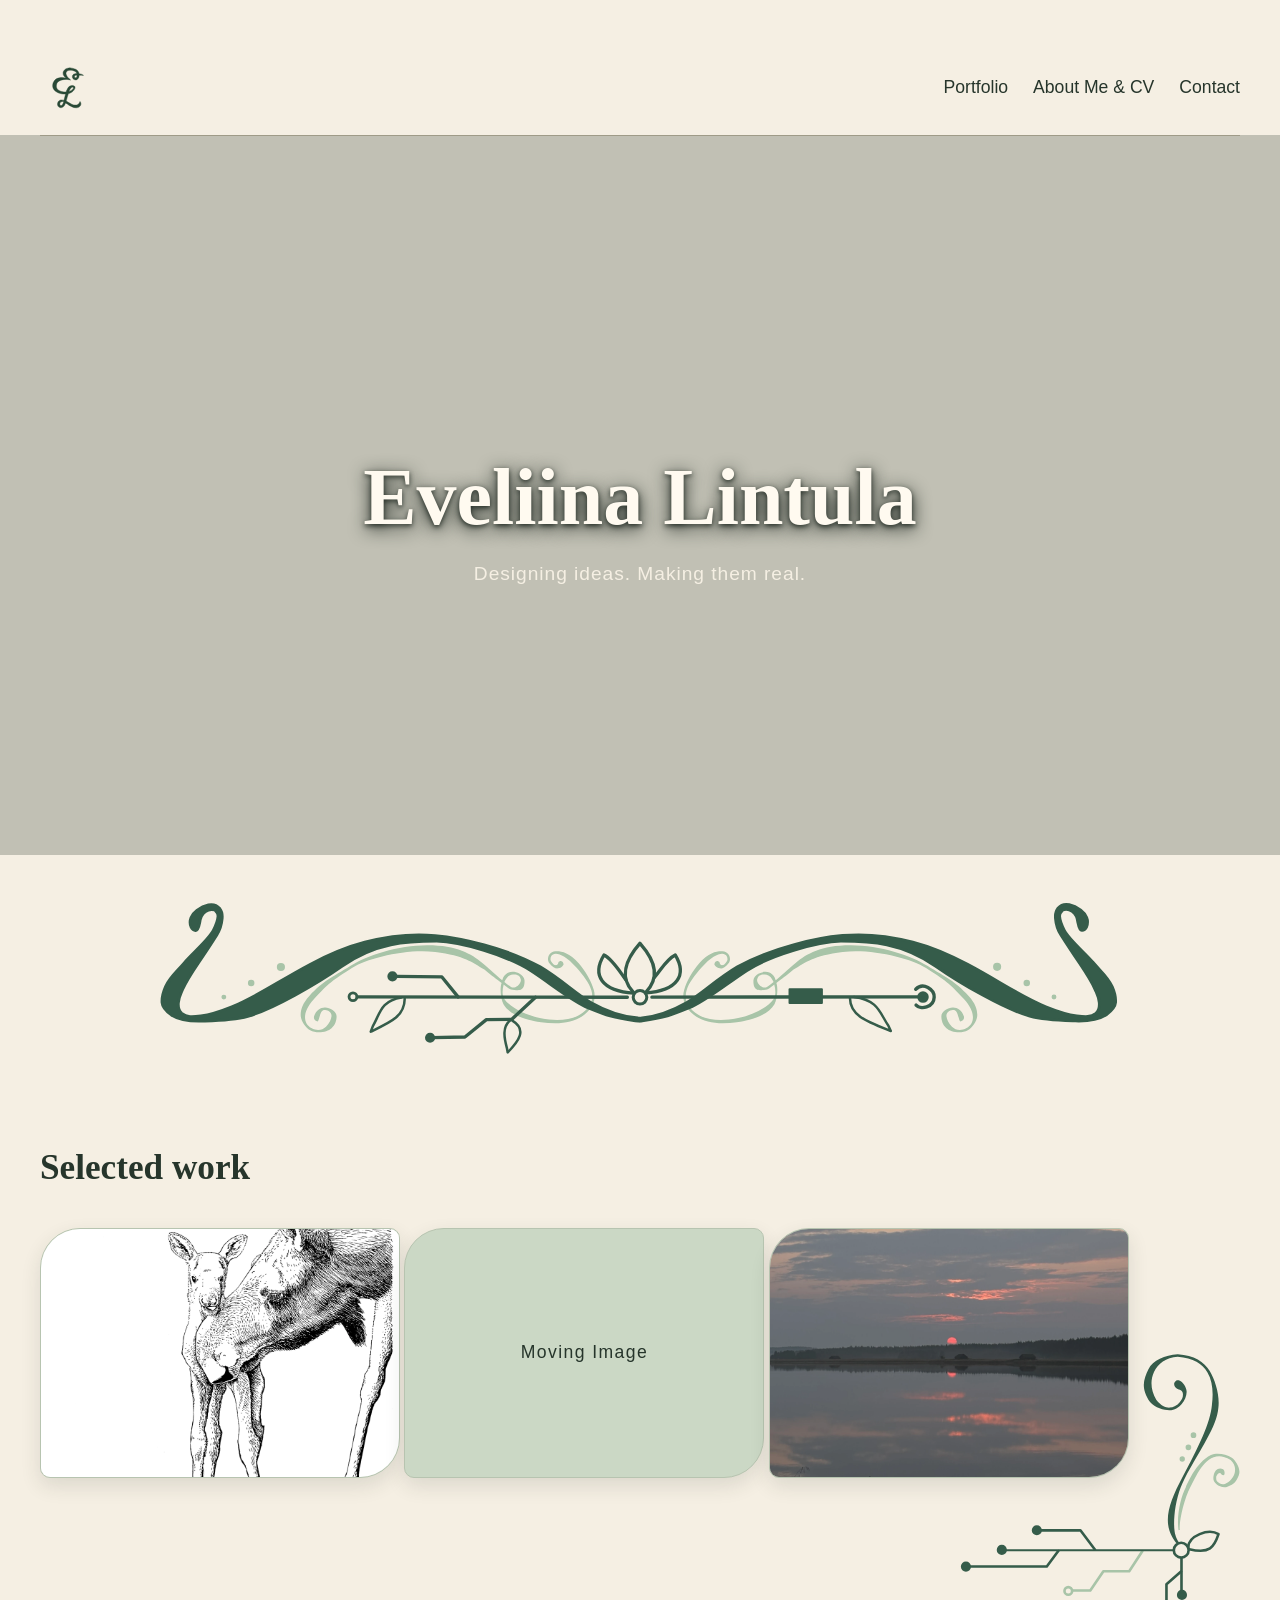
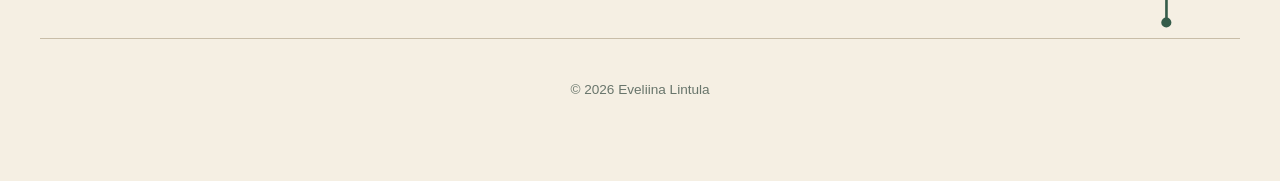
<file: index.html>
<!DOCTYPE html>
<html lang="en">
<head>
    <meta charset="UTF-8">
    <meta name="viewport" content="width=device-width, initial-scale=1.0">
    <title>Portfolio</title>
    <link rel="stylesheet" href="style.css">
    <link rel="icon" type="image/svg+xml" href="logo.svg">
</head>

<body>
<nav>
<a href="index.html" class="nav-logo">
    <img src="logo.svg" alt="Eveliina">
</a>
<button class="menu-toggle" aria-label="Open menu">
    <span>☰</span>
</button>
    <div class="nav-links">
        <a href="portfolio.html">Portfolio</a>
        <a href="about.html">About Me & CV</a>
        <a href="contact.html">Contact</a>
    </div>
</nav>

<section class="hero">
    <video class="hero-video" autoplay muted loop playsinline>
        <source src="hero-video.mp4" type="video/mp4">
    </video>

    <div class="hero-content">
        <h1>Eveliina Lintula</h1>
        <p>Designing ideas. Making them real.</p>
    </div>
</section>

<img src="vaakaornamentti.svg" alt="" class="ornament">

<section class="selected-work">
    <h2>Selected work</h2>
    <img src="kulmaornamentti.svg" alt="" class="corner-ornament">

<a href="portfolio.html#drawings" class="work-item">
    <div class="work-image">
       <img src="drawing-01.webp" alt="Drawing">
    </div>
</a>

<a href="portfolio.html#moving-image" class="work-item">
    <div class="work-image">
        <span>Moving Image</span>
    </div>
</a>

<a href="portfolio.html#photography" class="work-item">
    <div class="work-image">
       <img src="photo-01.webp" alt="Photography">
    </div>
</a>

</section>


<footer>
    <p>© 2026 Eveliina Lintula</p>
</footer>

<script>
    const menuButton = document.querySelector(".menu-toggle");
    const navLinks = document.querySelector(".nav-links");
    const menuIcon = menuButton.querySelector("span");

    menuButton.addEventListener("click", () => {
        navLinks.classList.toggle("open");

        if (navLinks.classList.contains("open")) {
            menuIcon.textContent = "×";
            menuButton.setAttribute("aria-label", "Close menu");
        } else {
            menuIcon.textContent = "☰";
            menuButton.setAttribute("aria-label", "Open menu");
        }
    });
</script>
</body>
</html>
</file>
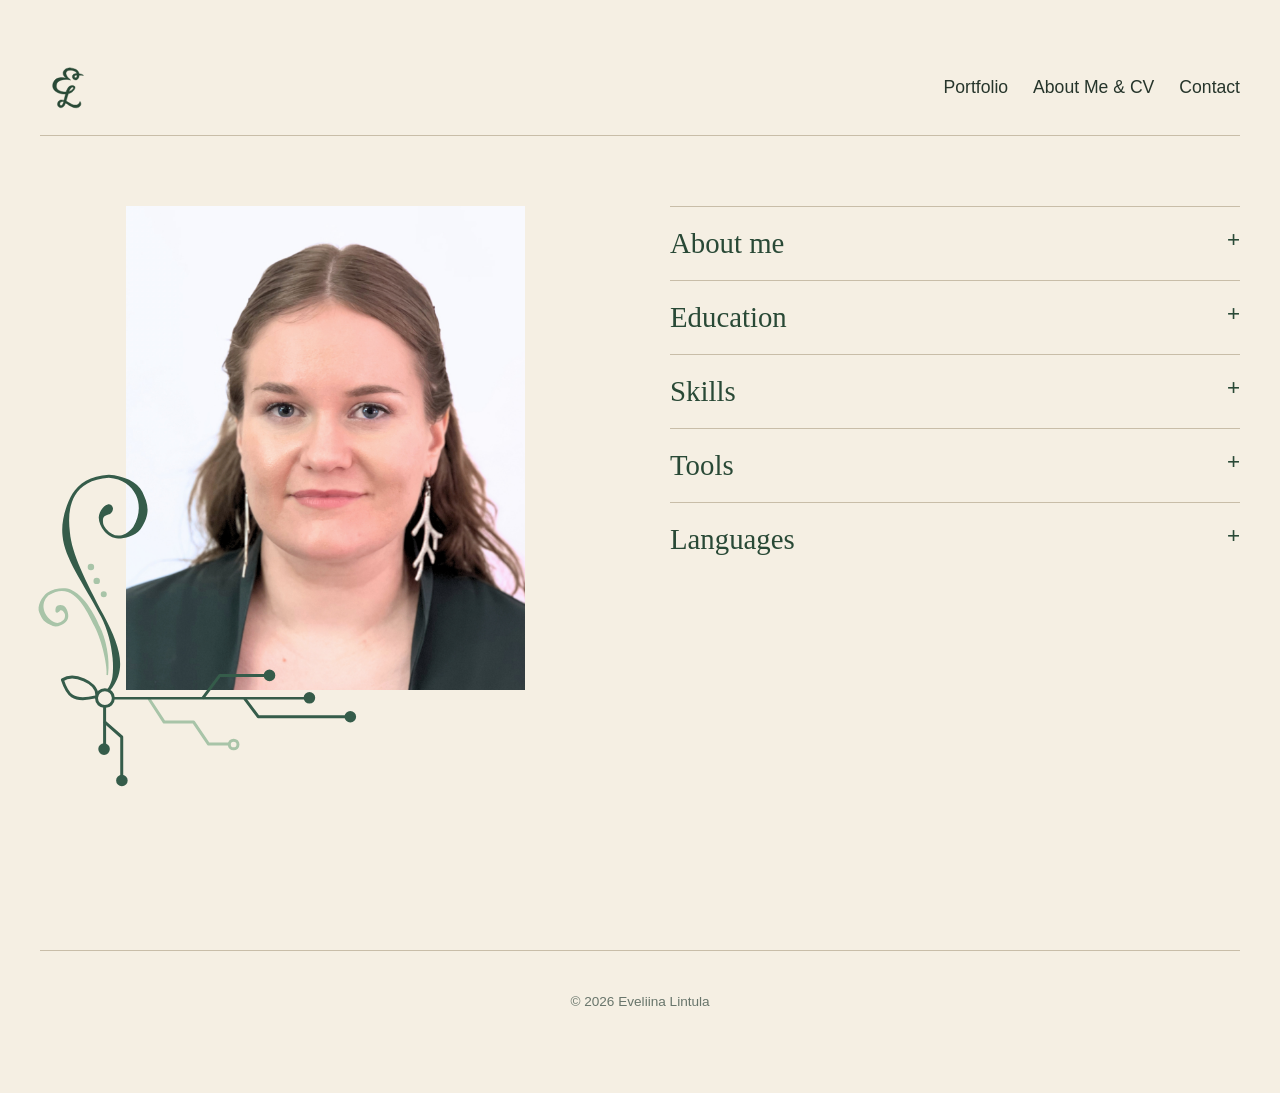
<file: about.html>
<!DOCTYPE html>
<html lang="en">
<head>
    <meta charset="UTF-8">
    <meta name="viewport" content="width=device-width, initial-scale=1.0">
    <title>About</title>
    <link rel="stylesheet" href="style.css">
    <link rel="icon" type="image/svg+xml" href="logo.svg">
</head>

<body>
<nav>
   <a href="index.html" class="nav-logo">
    <img src="logo.svg" alt="Eveliina">
</a>
<button class="menu-toggle" aria-label="Open menu">
    <span>☰</span>
</button>
    <div class="nav-links">
        <a href="portfolio.html">Portfolio</a>
        <a href="about.html">About Me & CV</a>
        <a href="contact.html">Contact</a>
    </div>
</nav>

<div class="about-layout">

 <div class="about-image">
    <img src="eveliina.jpg" alt="Eveliina">
    <img src="kulmaornamentti.svg" alt="" class="about-corner-ornament">
</div>

    <div class="cv-sections">
    <details>
        <summary>About me</summary>
        <p>I turn ideas into content that people notice, understand and remember.</p>
        <p>I combine content creation, audiovisual communication, and project coordination. I create content across text, image, and video, while keeping the bigger picture in focus. I’m particularly interested in creating content that feels consistent and recognizable across different platforms.</p>
        <p>I’m a structured and hands-on person who enjoys making things happen. I like planning projects, organizing moving parts, keeping track of details, and making sure ideas turn into finished results. I enjoy developing concepts, finding the right visual approach, and creating content that communicates clearly. I work independently, take ownership, and learn new tools and processes quickly.</p>
        <p>I’m looking to grow as a communications professional in Lapland with a role where creativity and organization skills are needed.</p>
    </details>

    <details>
        <summary>Education</summary>
 
 <p>
    <strong>2025</strong><br>
    <strong>Master of Arts</strong><br>
    Major: Audiovisual Mediaculture<br>
    University of Lapland
</p>
       <p>
    <strong>2022</strong><br>
    <strong>Bachelor of Arts</strong><br>
    Major: Audiovisual Mediaculture<br>
    University of Lapland
</p>
    </details>

    <details>
        <summary>Skills</summary>
         <p>
        Communication<br>
        Writing<br>
        Teamwork<br>
        Organisation &amp; planning<br>
        Time management<br>
        Independent working<br>
        Attention to detail<br>
        Graphic design<br>
        Photography<br>
        Video editing<br>
        Web design<br>
        HTML &amp; CSS<br>
        Animation<br>
        Drawing &amp; illustration
    </p>
    </details>

    <details>
        <summary>Tools</summary>
         <p>
        <strong>Design & Illustration</strong><br>
        Inkscape · Krita · Canva · Photoshop
    </p>

    <p>
        <strong>Video Editing</strong><br>
        DaVinci Resolve · Premiere Pro · After Effects
    </p>

    <p>
        <strong>Animation</strong><br>
        Adobe Animate
    </p>

    <p>
        <strong>Web</strong><br>
        Adobe Dreamweaver · Visual Studio Code · HTML · CSS
    </p>
    </details>

    <details>
        <summary>Languages</summary>
        <p>Finnish — Native <br>
English — Fluent</p>
    </details>
    </div>

</div>


<footer>
    <p>© 2026 Eveliina Lintula</p>
</footer>
<script>
    const menuButton = document.querySelector(".menu-toggle");
    const navLinks = document.querySelector(".nav-links");
    const menuIcon = menuButton.querySelector("span");

    menuButton.addEventListener("click", () => {
        navLinks.classList.toggle("open");

        if (navLinks.classList.contains("open")) {
            menuIcon.textContent = "×";
            menuButton.setAttribute("aria-label", "Close menu");
        } else {
            menuIcon.textContent = "☰";
            menuButton.setAttribute("aria-label", "Open menu");
        }
    });
</script>
</body>
</html>
</file>
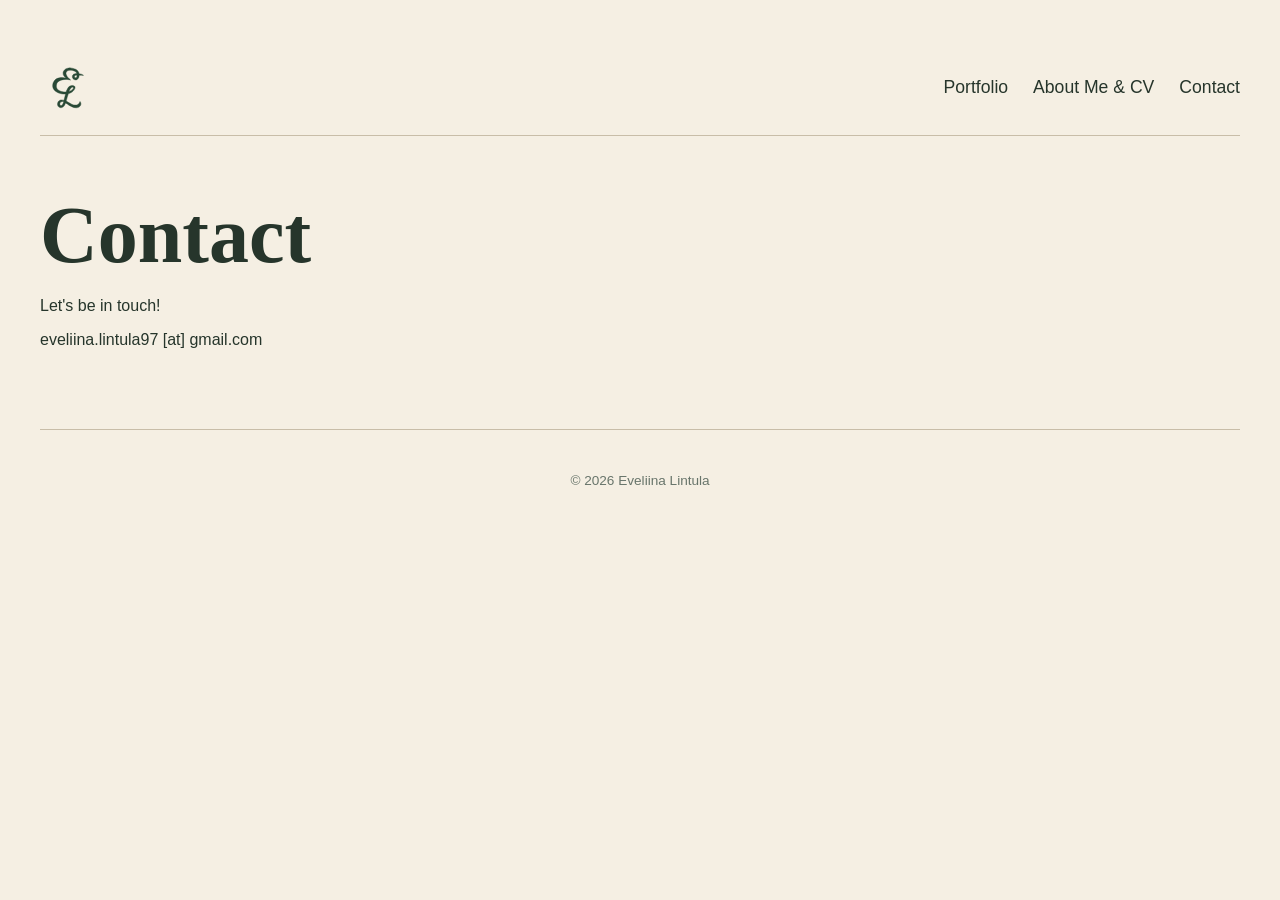
<file: contact.html>
<!DOCTYPE html>
<html lang="en">
<head>
    <meta charset="UTF-8">
    <meta name="viewport" content="width=device-width, initial-scale=1.0">
    <title>Yhteys</title>
    <link rel="stylesheet" href="style.css">
    <link rel="icon" type="image/svg+xml" href="logo.svg">
</head>

<body>
 <nav>
   <a href="index.html" class="nav-logo">
    <img src="logo.svg" alt="Eveliina">
</a>
<button class="menu-toggle" aria-label="Open menu">
    <span>☰</span>
</button>
    <div class="nav-links">
        <a href="portfolio.html">Portfolio</a>
        <a href="about.html">About Me & CV</a>
        <a href="contact.html">Contact</a>
    </div>
</nav>
    <h1>Contact</h1>

<p>
    Let's be in touch!
</p>

<p>
eveliina.lintula97 [at] gmail.com
</p>

<footer>
    <p>© 2026 Eveliina Lintula</p>
</footer>
<script>
    const menuButton = document.querySelector(".menu-toggle");
    const navLinks = document.querySelector(".nav-links");
    const menuIcon = menuButton.querySelector("span");

    menuButton.addEventListener("click", () => {
        navLinks.classList.toggle("open");

        if (navLinks.classList.contains("open")) {
            menuIcon.textContent = "×";
            menuButton.setAttribute("aria-label", "Close menu");
        } else {
            menuIcon.textContent = "☰";
            menuButton.setAttribute("aria-label", "Open menu");
        }
    });
</script>
</body>
</html>
</file>
<file: style.css>
@font-face {
    @import url('https://fonts.googleapis.com/css2?family=Cormorant+Garamond:wght@400;500;600;700&display=swap');
    
}

body {
    margin: 0;
    background-color: #f5eFe3;
    color: #26352b;
    font-family: "Trebuchet MS", sans-serif;
}

nav {
    padding: 20px 0;
    display: flex;
    justify-content: space-between;
    align-items: center;
    border-bottom: 1px solid #c8bda8;
    margin-bottom: 20px;

}

.nav-links {
    display: flex;
    gap: 25px;
}

.nav-logo {
    text-decoration: none;
}
.nav-logo img {
    width: 55px;
    height: 55px;
    display: block;
}
.nav-logo span {
    display: block;
    width: 70px;
    height: 30px;
    border: 1px solid #c8bda8;
}

nav a {
    color: #26352b;
    text-decoration: none;
    font-size: 1.1rem;
}

nav a:hover {
    opacity: 0.6;
}

h1, h2, h3 {
    font-family: Georgia, serif;
}

h1 {
    font-size: 5rem;
    margin-bottom: 10px;
    font-family: "Cormorant Garamond", serif;
}

h2 {
    font-size: 2.2rem;
    margin-bottom: 40px;
}

h3 {
    font-size: 1.5rem;
    margin-bottom: 10px;
    margin-top: 18px;
}

body {
    padding: 40px;
}

.hero {
    position: relative;
    min-height: 80vh;
    display: flex;
    flex-direction: column;
    justify-content: center;
    align-items: center;
    text-align: center;
    overflow: hidden;
    isolation: isolate;
    width: calc(100% + 80px);
    margin-left: -40px;
    margin-right: -40px;
    margin-top: -21px;
}

.hero-video {
    position: absolute;
    inset: 0;
    width: 100%;
    height: 100%;
    object-fit: cover;
    z-index: -2;
    filter: blur(2px);
    transform: scale(1.03);
}

.hero::before {
    content: "";
    position: absolute;
    inset: 0;
    background: rgba(38, 53, 43, 0.25);
    z-index: -1;
}

.hero-content {
    position: relative;
    z-index: 1;
    padding: 30px;
}

.hero h1 {
    margin-bottom: 20px;
    color: #fffaf0;
    text-shadow: 0 4px 18px rgba(20, 30, 23, 0.95),
             0 2px 5px rgba(20, 30, 23, 0.8);
}

.hero p {
    font-size: 1.2rem;
    letter-spacing: 0.05em;
    color: #f5efe3;
    position: relative;
}


section:not(.hero) {
    padding: 80px 0;  
}


.work-image {
    height: 250px;
    background-color: #cbd8c5;
    border-radius: 40px 10px 40px 10px;
    box-shadow: 0 8px 20px rgba(38, 53, 43, 0.12);
    overflow: hidden;
    transition: transform 0.3s ease;
    display: flex;
    align-items: center;
    justify-content: center;
    font-size: 1.1rem;
    letter-spacing: 0.08em;
    border: 1px solid #b7c4b0;
    box-sizing: border-box;
}

.work-image:hover {
    transform: translateY(-5px);
}

.work-item {
    display: inline-block;
    width: 30%;
    vertical-align: top;
    color: #26352b;
    text-decoration: none;
}

.ornament {
    display: block;
    width: min(1000px, 100%);
    height: auto;
    margin: 0 auto -40px;
}

body:has(.hero) .ornament {
    margin-top: -40px;
}
body:has(.hero) .selected-work {
    padding-top: 10px;
}

.selected-work {
    position: relative;
    padding-right: 12%;
}

.work-image img {
    width: 100%;
    height: 100%;
    object-fit: cover;
    display: block;
}

.corner-ornament {
    position: absolute;
    bottom: -100px;
    right: -35px;
    width: min(350px, 35%);
    height: auto;
    z-index: 0;
    transform: scaleY(-1);
}

.selected-work h2,
.selected-work .work-item {
    position: relative;
    z-index: 1;
}
@media (max-width: 800px) {
    .work-item {
        width: 100%;
        margin-bottom: 40px;
    }

nav {
    flex-wrap: wrap;
    
}


}

footer {
    margin-top: 80px;
    padding: 30px 0;
    border-top: 1px solid #c8bda8;
    text-align: center;
    color: #68756b;
    font-size: 0.85rem;
}

.menu-toggle {
    display: none;
    background: none;
    border: none;
    font-size: 1.8rem;
    color: #26352b;
    cursor: pointer;
    width: 40px;
    text-align: center;
}

details {
    border-top: 1px solid #c8bda8;
    padding: 20px 0;
}

summary {
    font-family: "Cormorant Garamond", serif;
    font-size: 1.8rem;
    color: #294936;
    cursor: pointer;
    list-style: none;
}

summary::after {
    content: "+";
    float: right;
    font-family: Arial, sans-serif;
    font-size: 1.4rem;
}

details[open] summary::after {
    content: "−";
}

details p {
    margin-top: 20px;
    line-height: 1.7;
}

.about-layout {
    display: grid;
    grid-template-columns: 1fr 1fr;
    gap: 60px;
    align-items: start;
    padding-top: 50px;
    padding-bottom: 180px;
}

.about-image {
    position: relative;
    width: 70%;
    margin: 0 auto;
}

.about-image img {
    width: 100%;
    height: auto;
    display: block;
    margin: 0;
}

.about-corner-ornament {
    position: absolute;
    bottom: -27%;
    left: -32%;
    width: 30%;
    height: auto;
    margin: 0;
    transform: scaleX(-1) scaleY(-1);
}

.cv-sections {
    width: 100%;
}


.portfolio-gallery {
    display: grid;
    grid-template-columns: repeat(3, 1fr);
    gap: 30px;
    max-width: 1100px;
    margin: 40px auto;
}

.portfolio-image {
    width: 100%;
    height: auto;
    border-radius: 20px;
    cursor: pointer;
}

.lightbox {
    display: none;
    position: fixed;
    inset: 0;
    background-color: rgba(20, 30, 25, 0.85);
    justify-content: center;
    align-items: center;
    padding: 30px;
    z-index: 1000;
}

.lightbox.active {
    display: flex;
}

.lightbox img {
    max-width: 80%;
    max-height: 85%;
    width: auto;
    height: auto;
    border-radius: 15px;
}

.lightbox-close {
    position: absolute;
    top: 20px;
    right: 30px;
    background: none;
    border: none;
    color: white;
    font-size: 3rem;
    line-height: 1;
    cursor: pointer;
    z-index: 1002;
}

.lightbox-arrow {
    position: absolute;
    top: 50%;
    transform: translateY(-50%);
    background: none;
    border: none;
    color: white;
    font-size: 4rem;
    cursor: pointer;
    z-index: 1002;
    padding: 20px;
}

.lightbox-prev {
    left: 20px;
}

.lightbox-next {
    right: 20px;
}
.instagram-section {
    margin-top: 60px;
}

.instagram-section h3 {
    font-family: "Cormorant Garamond", serif;
    font-size: 1.8rem;
    color: #294936;
    margin-bottom: 30px;
}

.instagram-posts {
    display: flex;
    justify-content: flex-start;
    width: 100%;
}

.instagram-posts .instagram-media {
    width: 100% !important;
    max-width: 540px !important;
    min-width: 320px !important;
}

@media (max-width: 600px) {
    .menu-toggle {
        display: block;
        position: relative;
        z-index: 2;
    }

    .nav-links {
        display: none;
        width: 100%;
        margin-top: 20px;
    }

    .nav-links.open {
        display: flex;
        flex-direction: column;
        align-items: flex-end;
        gap: 15px;
    }

    nav {
        flex-wrap: wrap;
    }

 
}

@media (max-width: 800px) {
    .about-layout {
        grid-template-columns: 1fr;
        gap: 40px;
    }
    .about-image {
        margin-bottom: 160px;
    }
}

@media (max-width: 1200px) {
   .corner-ornament {
        display: none;
    }
}
</file>
